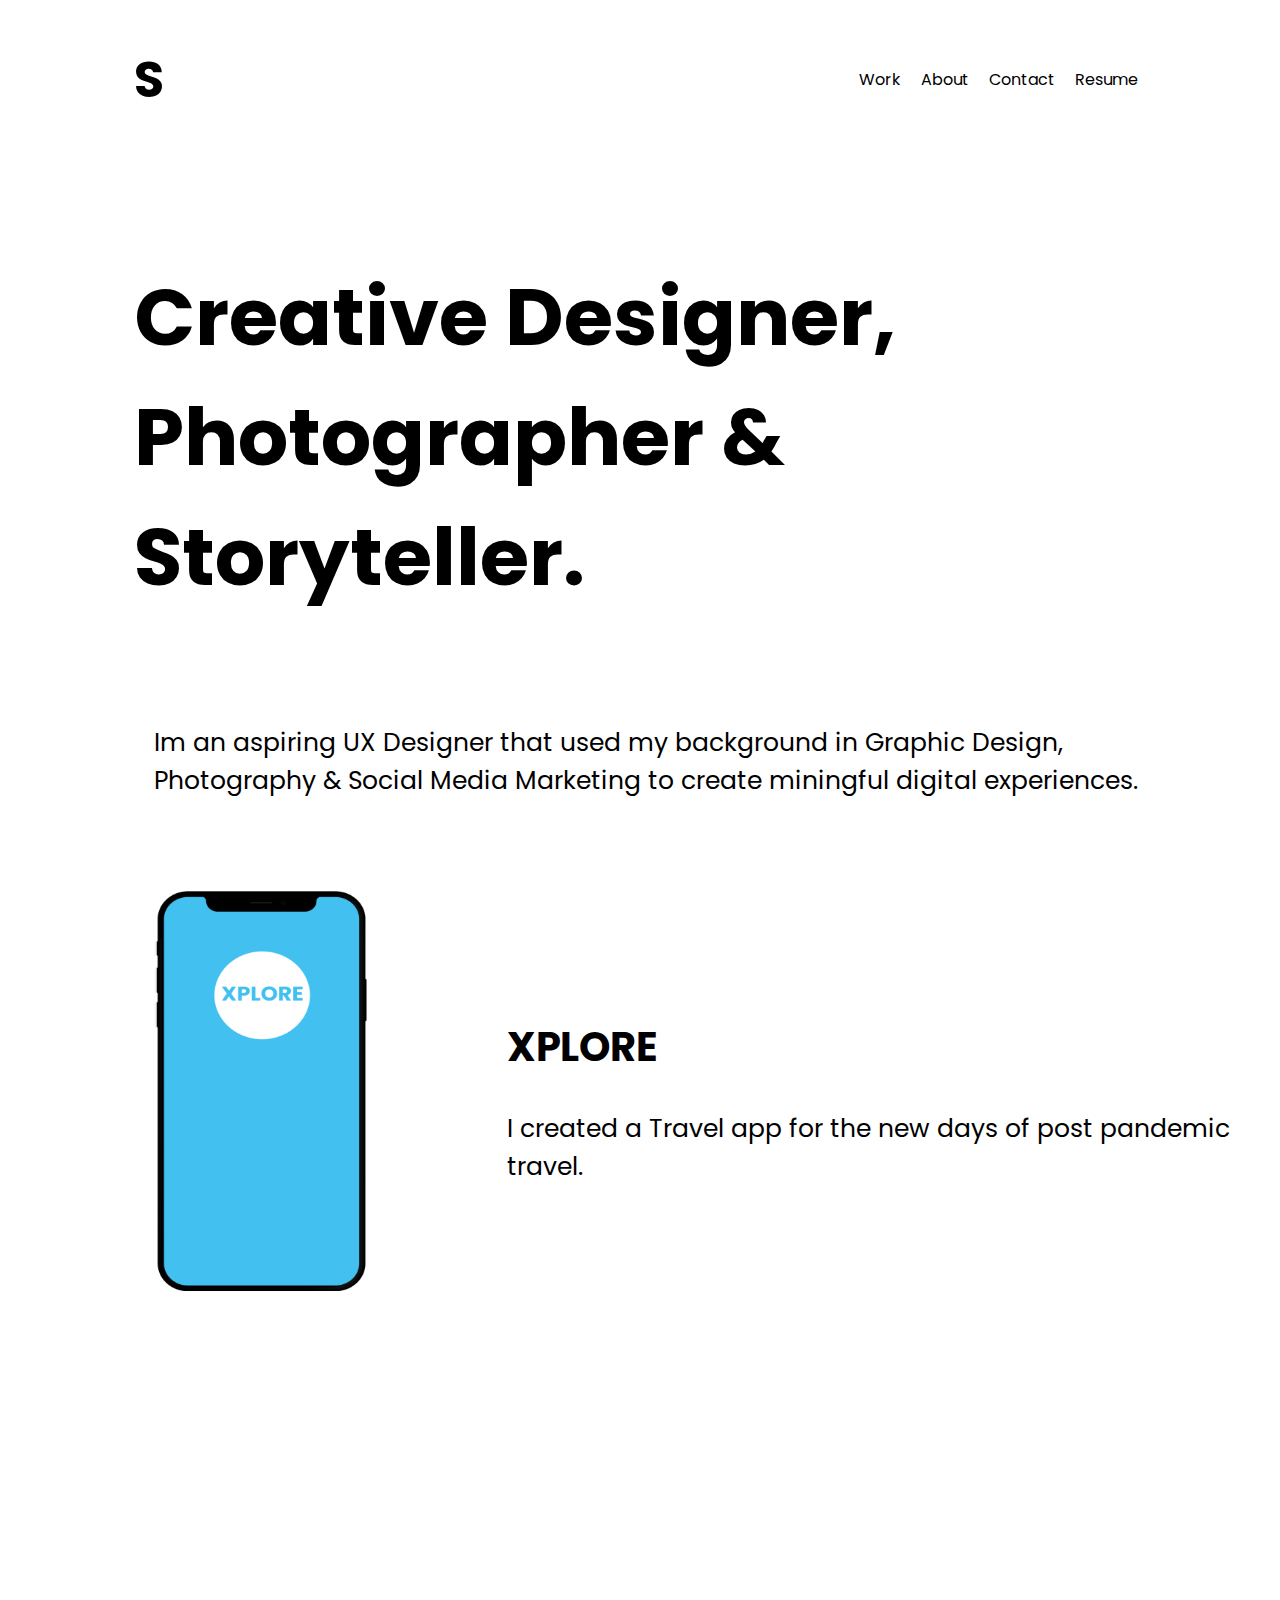
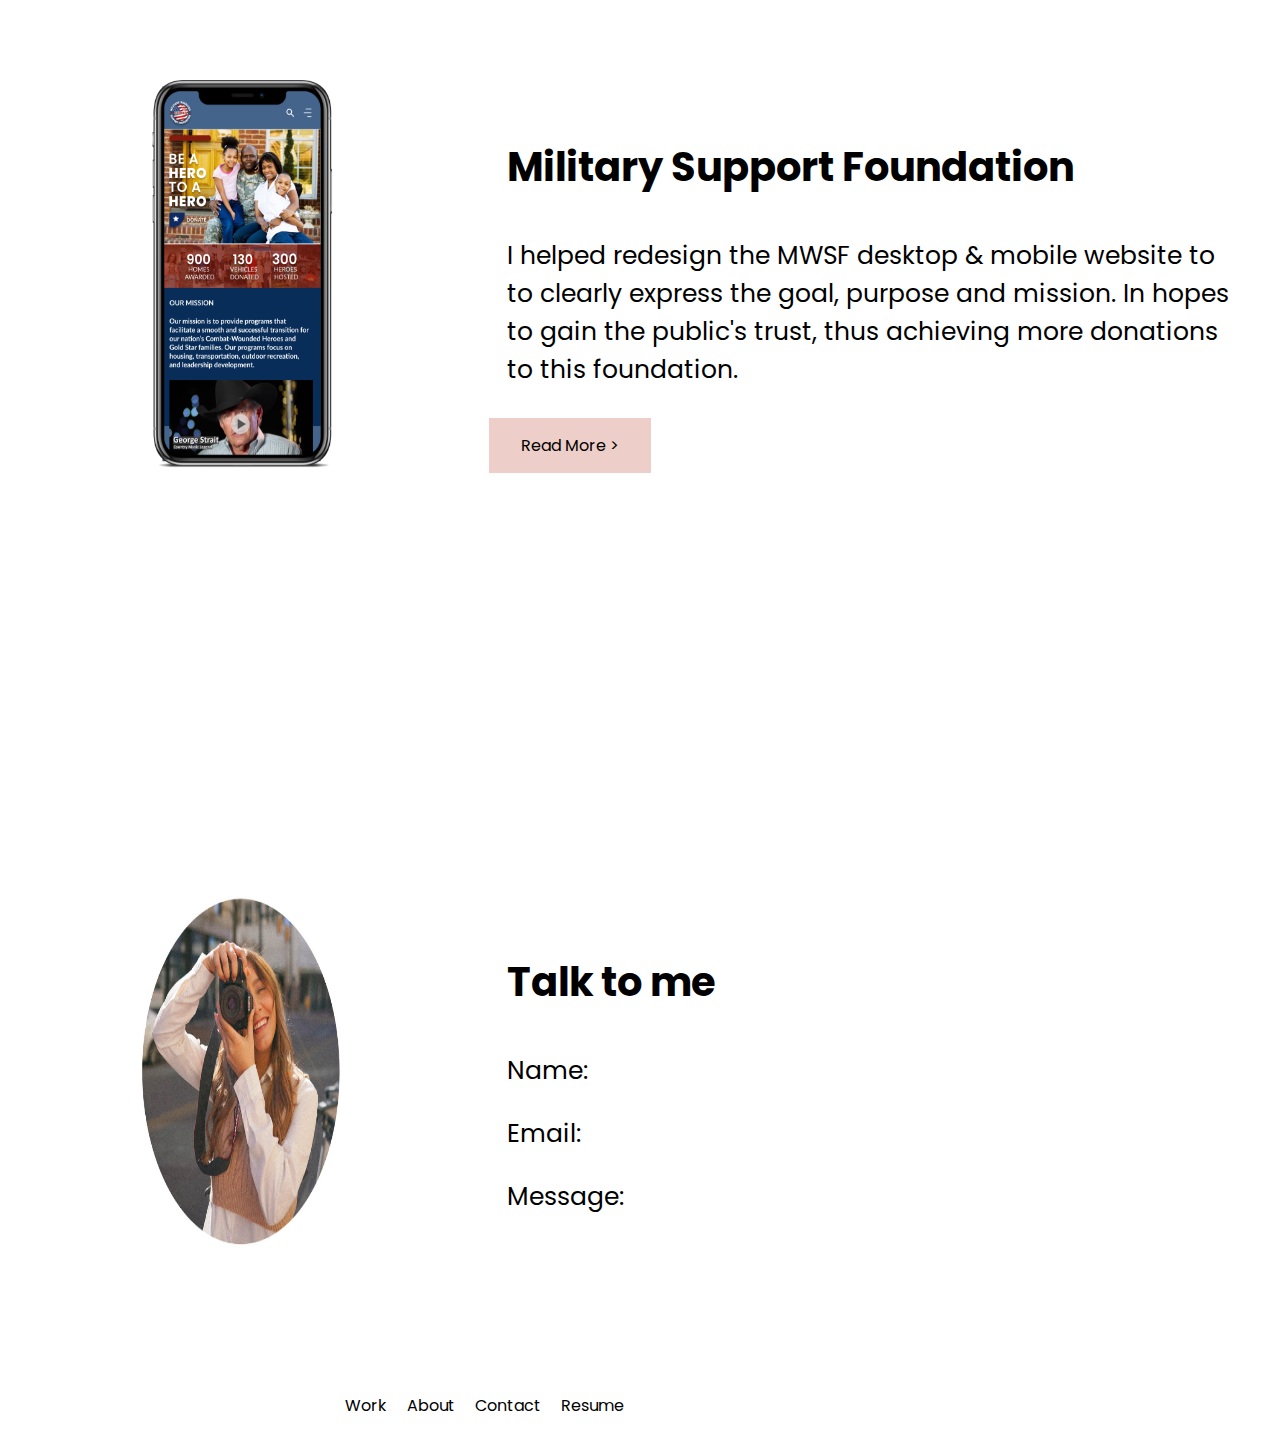
<file: index.html>
<!DOCTYPE html> 
<html> 
<head>
<link href="https://fonts.googleapis.com/css?family=Poppins:100,200,300,400,500,600,700,800,900&display=swap" rel="stylesheet">
<link href="./css/index.css" type="text/css" rel="stylesheet">

</head>
<body> 
    <header> 
        <div class="myLogo"> 
           <h1> S</h1> 
                </div>

        <nav id="inline-block">
            <ul>
                <li>Work</li>
                <li>About</li>
                <li>Contact</li>
                <li> Resume</li>
              </ul>  
                
            </nav>
     

    </header>
    
    <section class="herotitle">
       <h4> Creative Designer, <br>
        Photographer & Storyteller. </h4>
</h1>
<p>Im an aspiring UX Designer that used my background in Graphic Design,<br> Photography & Social Media Marketing to create miningful digital experiences. </p>

    </section>
<section>
    <div class="grid-container1">
        <div class="item1"><img src="images/xplore.png"></div>
        <div class="item2"><h2>XPLORE</h2> <p> I created a Travel app for the new days of post pandemic travel.</p> 
     
      </div>
 </section>



<section class="militarywarrior">
    <div class="grid-container2">
        <div class="item1"><img src="images/mwsf.png"></div>
        <div class="item2"><h3>Military Support Foundation</h3>
        <p>I helped redesign the MWSF desktop & mobile website to to clearly express the goal, purpose and mission. In hopes to gain the public's trust, thus achieving more donations to this foundation.   
<br>
        <div class="button"> 
            Read More > 
        </div>
    
    </div>
    </section>

    

        <section class="contact">
            <div class="grid-container2">
                <div class="item1"><img src="images/headshot.png"> </div>

                <div class="item2"><h3>Talk to me</h3> 
                    <p>Name: </p>
                    <p>Email:</p>
                    <p> Message:</p>
        </div>
    </section>
   
<footer>
    <ul>
        <li>Work</li>
        <li>About</li>
        <li>Contact</li>
        <li> Resume</li>
      </ul>  

</footer>
</body>































</html>
</file>
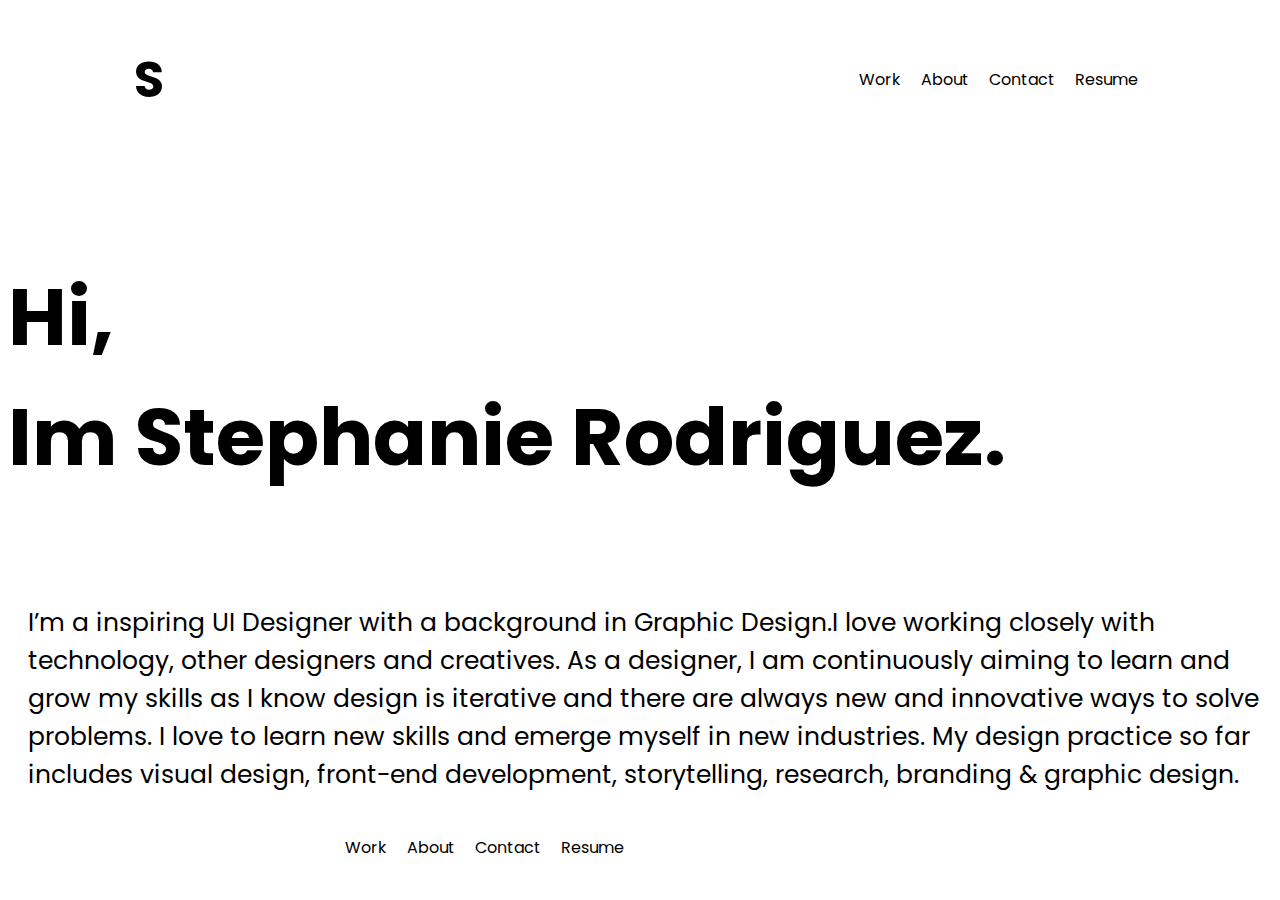
<file: about.html>
<!DOCTYPE html> 
<html> 
<head>
<link href="https://fonts.googleapis.com/css?family=Poppins:100,200,300,400,500,600,700,800,900&display=swap" rel="stylesheet">
<link href="./css/index.css" type="text/css" rel="stylesheet">

</head>
<body> 
    <header> 
        <div class="myLogo"> 
           <h1> S</h1> 
                </div>

        <nav id="inline-block">
            <ul>
                <li>Work</li>
                <li>About</li>
                <li>Contact</li>
                <li> Resume</li>
              </ul>  
                
            </nav>
     

    </header>
    
    <section class="about">
       <h4> Hi, <br>
Im Stephanie Rodriguez.  </h4>
</h1>
<p>I’m a inspiring UI Designer with a background in Graphic Design.I love working closely with technology, other designers and creatives. As a designer, I am continuously aiming to learn and grow my skills as I know design is iterative and there are always new and innovative ways to solve problems. I love to learn new skills and emerge myself in new industries. My design practice so far includes visual design, front-end development, storytelling, research, branding & graphic design. </p>

    </section>

   
<footer>
    <ul>
        <li>Work</li>
        <li>About</li>
        <li>Contact</li>
        <li> Resume</li>
      </ul>  

</footer>
</body>
</file>
<file: css/index.css>
body {
    font-family: 'Poppins', sans-serif;
  }
  
ul {
    margin-left: auto;
    vertical-align: top;
    display: inline;
    width: 50%; 
    width: 80%;
  }


li {
    display: inline;
    padding: 8px;
  }

  .myLogo { 
    align-items: left;
    
    
    
}
.herotitle {
    width: 80%;
    height: 500px;
    padding-left: 10%;
    padding-right: 20%;
    align-items: center;
    padding-bottom: 20px;

}
h4 {
    font-size: 80px;
}
h1 {
    font-size: 50px;
}
h2 {
    font-size: 40px;
    text-align: left;
    padding-left: 20px;
}
h3{
    font-size: 40px;
    text-align: left;
    padding-left: 20px;
}
p {
    font-size: 25px;
    text-align: left;
    padding-left: 20px;
}

.grid-container1 { 
    display: grid;
    grid-template-columns: 25% 75%;
    grid-gap: 100px;
    width: 80%;
    height: 600px;
    padding-left: 10%;
    padding-right: 20%;
    align-items: center;
    padding-top: 20px;
   
}
.grid-container1 > div {
    text-align: center;
    padding: 20px 0;
    font-size: 30px;
    
  }

  img { 
width: 215px;
height: 400px;
  }

  .grid-container2 { 
    display: grid;
    grid-template-columns: 25% 75%;
    grid-gap: 100px;
    width: 80%;
    height: 600px;
    padding-left: 10%;
    padding-right: 20%;
    align-items: center;
    padding-top: 15%;
   
}
.grid-container2 > div {
    text-align: left;
    padding: 20px 0;
    font-size: 30px;
}

.button {
    background-color: #EECEC8;
    border-radius: none;
    padding: 15px 32px;
    text-align: center;
    text-decoration: none;
    display: inline-block;
    font-size: 16px;
    margin: 4px 2px;
    cursor: pointer;
    
    
  }
header {
    display: flex;
    align-items: center;
    justify-content: space-between;
    margin-left: 10%;
margin-right: 10%;
}
footer {
        display: flex;
        align-items: right;
        justify-content: space-between;
        margin-left: 10%;
        margin-right: 10%;
    }
</file>
